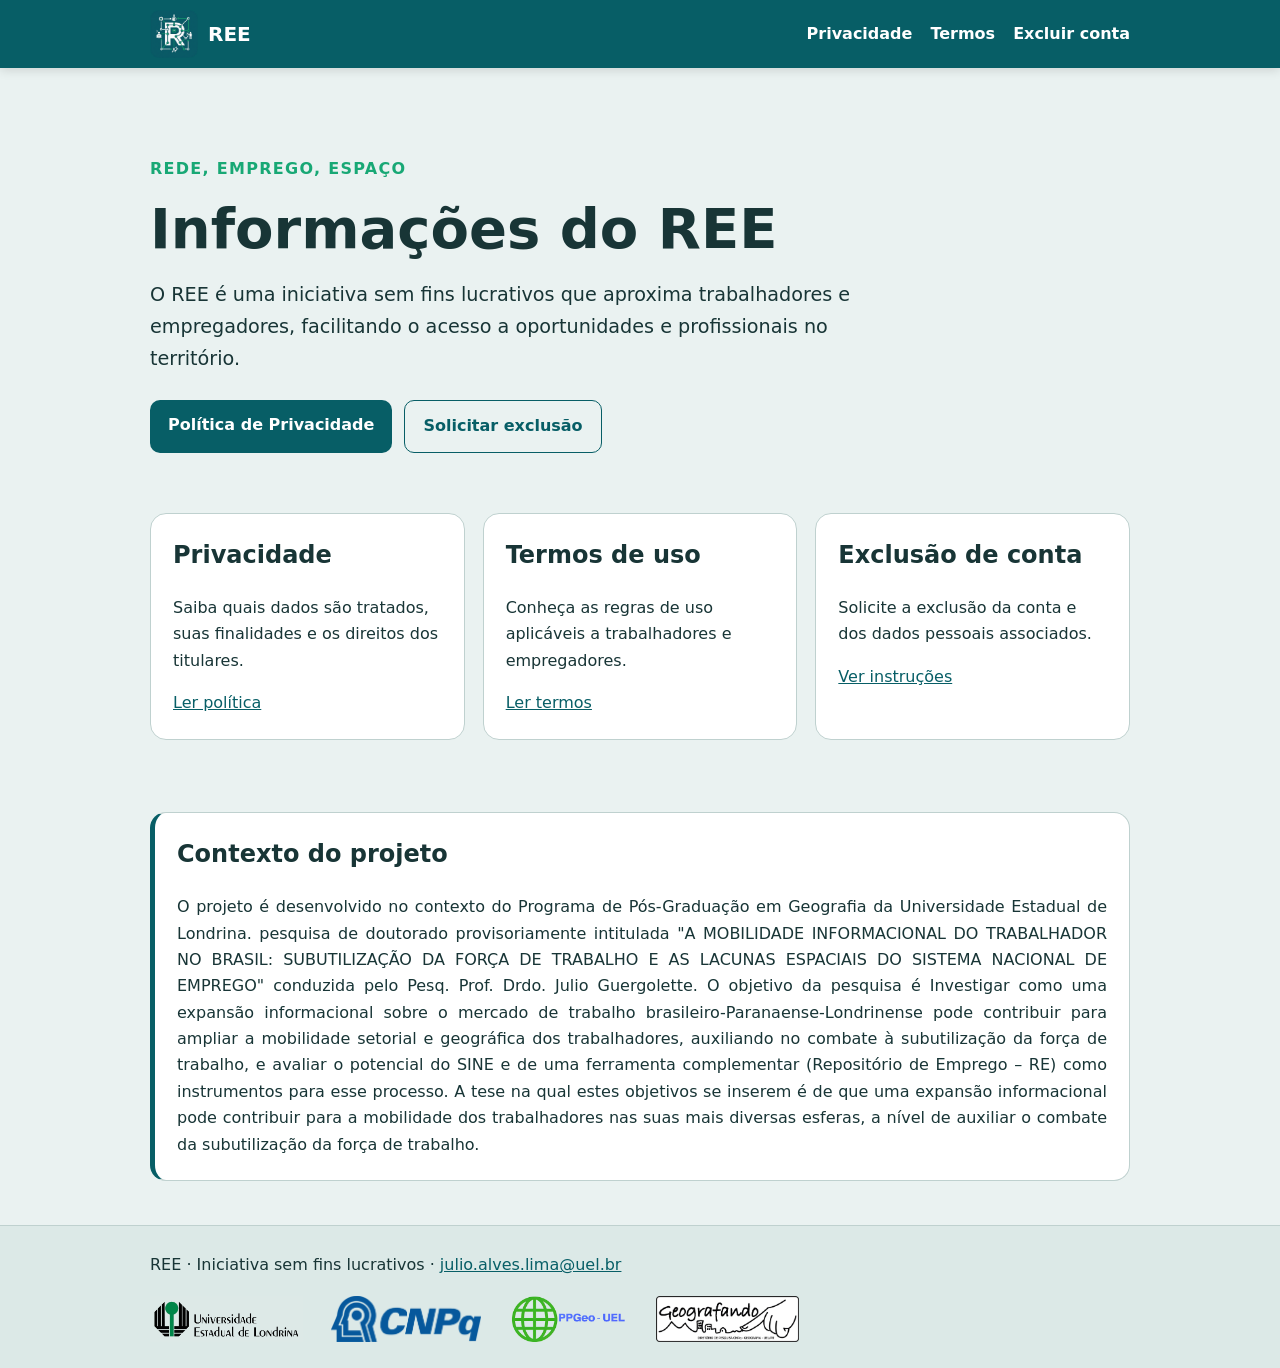
<file: index.html>
<!doctype html>
<html lang="pt-BR">
<head>
  <meta charset="utf-8">
  <meta name="viewport" content="width=device-width,initial-scale=1">
  <title>REE | Informações legais</title>
  <meta name="description" content="Informações institucionais, privacidade, termos e exclusão de conta do REE.">
  <link rel="stylesheet" href="styles.css">
</head>
<body>
  <header>
    <div class="wrap nav">
      <a class="brand" href="index.html">
        <span class="mark"><img src="assets/logo-ree.png" alt="Logo REE"></span>
        <span>REE</span>
      </a>
      <nav>
        <a href="privacy.html">Privacidade</a>
        <a href="terms.html">Termos</a>
        <a href="delete-account.html">Excluir conta</a>
      </nav>
    </div>
  </header>

  <main class="wrap">
    <section class="hero">
      <p class="eyebrow">REDE, EMPREGO, ESPAÇO</p>
      <h1>Informações do REE</h1>
      <p>O REE é uma iniciativa sem fins lucrativos que aproxima trabalhadores e empregadores, facilitando o acesso a oportunidades e profissionais no território.</p>
      <div class="actions">
        <a class="button" href="privacy.html">Política de Privacidade</a>
        <a class="button secondary" href="delete-account.html">Solicitar exclusão</a>
      </div>
    </section>

    <section class="grid">
      <article class="card">
        <h2>Privacidade</h2>
        <p>Saiba quais dados são tratados, suas finalidades e os direitos dos titulares.</p>
        <a href="privacy.html">Ler política</a>
      </article>
      <article class="card">
        <h2>Termos de uso</h2>
        <p>Conheça as regras de uso aplicáveis a trabalhadores e empregadores.</p>
        <a href="terms.html">Ler termos</a>
      </article>
      <article class="card">
        <h2>Exclusão de conta</h2>
        <p>Solicite a exclusão da conta e dos dados pessoais associados.</p>
        <a href="delete-account.html">Ver instruções</a>
      </article>
    </section>

    <section class="notice">
      <h2>Contexto do projeto</h2>
      <p>O projeto é desenvolvido no contexto do Programa de Pós-Graduação em Geografia da Universidade Estadual de Londrina. pesquisa de doutorado provisoriamente intitulada "A MOBILIDADE INFORMACIONAL DO TRABALHADOR NO BRASIL: SUBUTILIZAÇÃO DA FORÇA DE TRABALHO E AS LACUNAS ESPACIAIS DO SISTEMA NACIONAL DE EMPREGO" conduzida pelo Pesq. Prof. Drdo. Julio Guergolette. O objetivo da pesquisa é Investigar como uma expansão informacional sobre o mercado de trabalho brasileiro-Paranaense-Londrinense pode contribuir para ampliar a mobilidade setorial e geográfica dos trabalhadores, auxiliando no combate à subutilização da força de trabalho, e avaliar o potencial do SINE e de uma ferramenta complementar (Repositório de Emprego – RE) como instrumentos para esse processo. A tese na qual estes objetivos se inserem é de que uma expansão informacional pode contribuir para a mobilidade dos trabalhadores nas suas mais diversas esferas, a nível de auxiliar o combate da subutilização da força de trabalho.</p>
    </section>
  </main>

  <footer>
    <div class="wrap">
      <div>REE · Iniciativa sem fins lucrativos · <a href="mailto:julio.alves.lima@uel.br">julio.alves.lima@uel.br</a></div>
      <div class="footer-logos">
        <img src="assets/logo-uel.jpg" alt="Universidade Estadual de Londrina (UEL)">
        <img src="assets/logo-cnpq.png" alt="CNPq">
        <img src="assets/logo-ppgeo.png" alt="PPGeo - UEL">
        <img src="assets/logo-geografando.png" alt="Geografando - Diretório de Pesquisa CNPq">
      </div>
    </div>
  </footer>
</body>
</html>
</file>
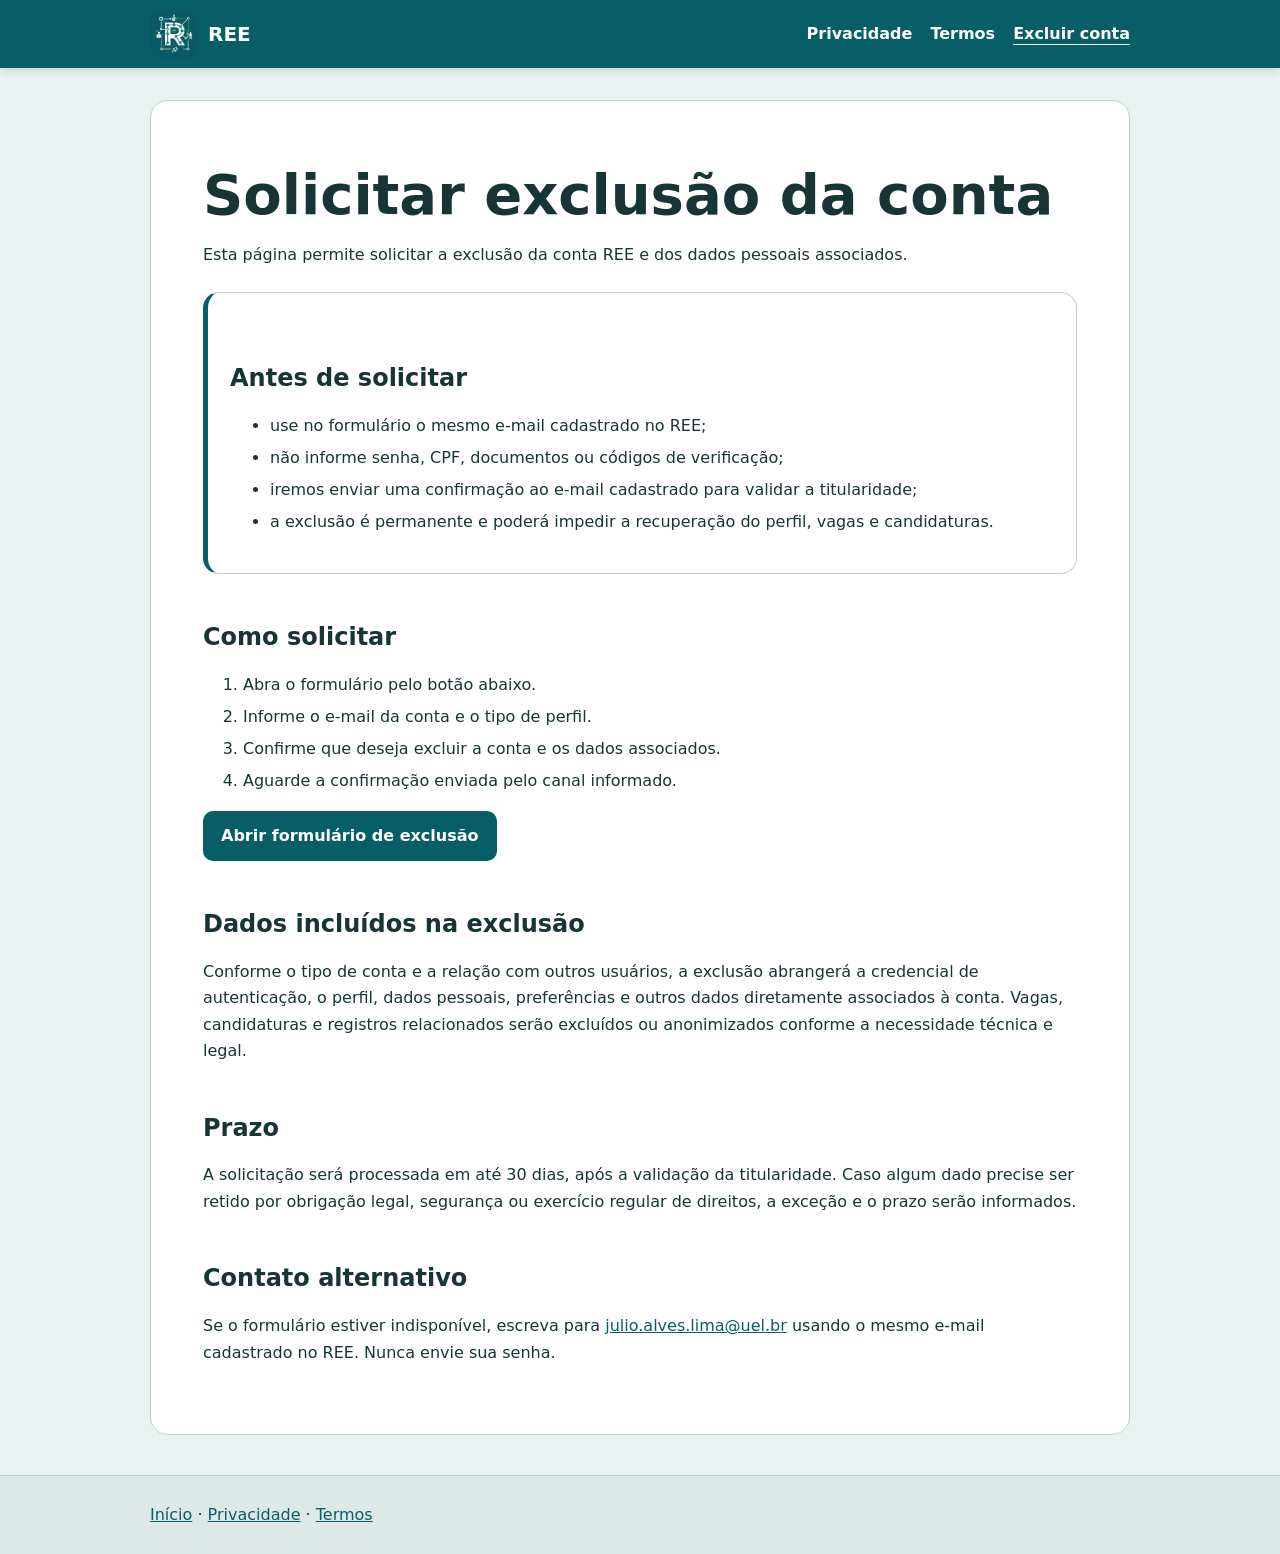
<file: delete-account.html>
<!doctype html><html lang="pt-BR"><head><meta charset="utf-8"><meta name="viewport" content="width=device-width,initial-scale=1"><title>Exclusão de conta | REE</title><link rel="stylesheet" href="styles.css"></head><body><header><div class="wrap nav"><a class="brand" href="index.html"><span class="mark"><img src="assets/logo-ree.png" alt="Logo REE"></span><span>REE</span></a><nav><a href="privacy.html">Privacidade</a><a href="terms.html">Termos</a><a aria-current="page" href="delete-account.html">Excluir conta</a></nav></div></header><main class="wrap legal"><h1>Solicitar exclusão da conta</h1><p>Esta página permite solicitar a exclusão da conta REE e dos dados pessoais associados.</p>
<section class="notice"><h2>Antes de solicitar</h2><ul><li>use no formulário o mesmo e-mail cadastrado no REE;</li><li>não informe senha, CPF, documentos ou códigos de verificação;</li><li>iremos enviar uma confirmação ao e-mail cadastrado para validar a titularidade;</li><li>a exclusão é permanente e poderá impedir a recuperação do perfil, vagas e candidaturas.</li></ul></section>
<h2>Como solicitar</h2><ol><li>Abra o formulário pelo botão abaixo.</li><li>Informe o e-mail da conta e o tipo de perfil.</li><li>Confirme que deseja excluir a conta e os dados associados.</li><li>Aguarde a confirmação enviada pelo canal informado.</li></ol>
<p><a class="button" href="https://forms.gle/QresRuSfbnndQz6Y8" target="_blank" rel="noopener noreferrer">Abrir formulário de exclusão</a></p>
<h2>Dados incluídos na exclusão</h2><p>Conforme o tipo de conta e a relação com outros usuários, a exclusão abrangerá a credencial de autenticação, o perfil, dados pessoais, preferências e outros dados diretamente associados à conta. Vagas, candidaturas e registros relacionados serão excluídos ou anonimizados conforme a necessidade técnica e legal.</p>
<h2>Prazo</h2><p>A solicitação será processada em até 30 dias, após a validação da titularidade. Caso algum dado precise ser retido por obrigação legal, segurança ou exercício regular de direitos, a exceção e o prazo serão informados.</p>
<h2>Contato alternativo</h2><p>Se o formulário estiver indisponível, escreva para <a href="mailto:julio.alves.lima@uel.br">julio.alves.lima@uel.br</a> usando o mesmo e-mail cadastrado no REE. Nunca envie sua senha.</p>
</div></main><footer><div class="wrap"><a href="index.html">Início</a> · <a href="privacy.html">Privacidade</a> · <a href="terms.html">Termos</a></div></footer></body></html>
</file>
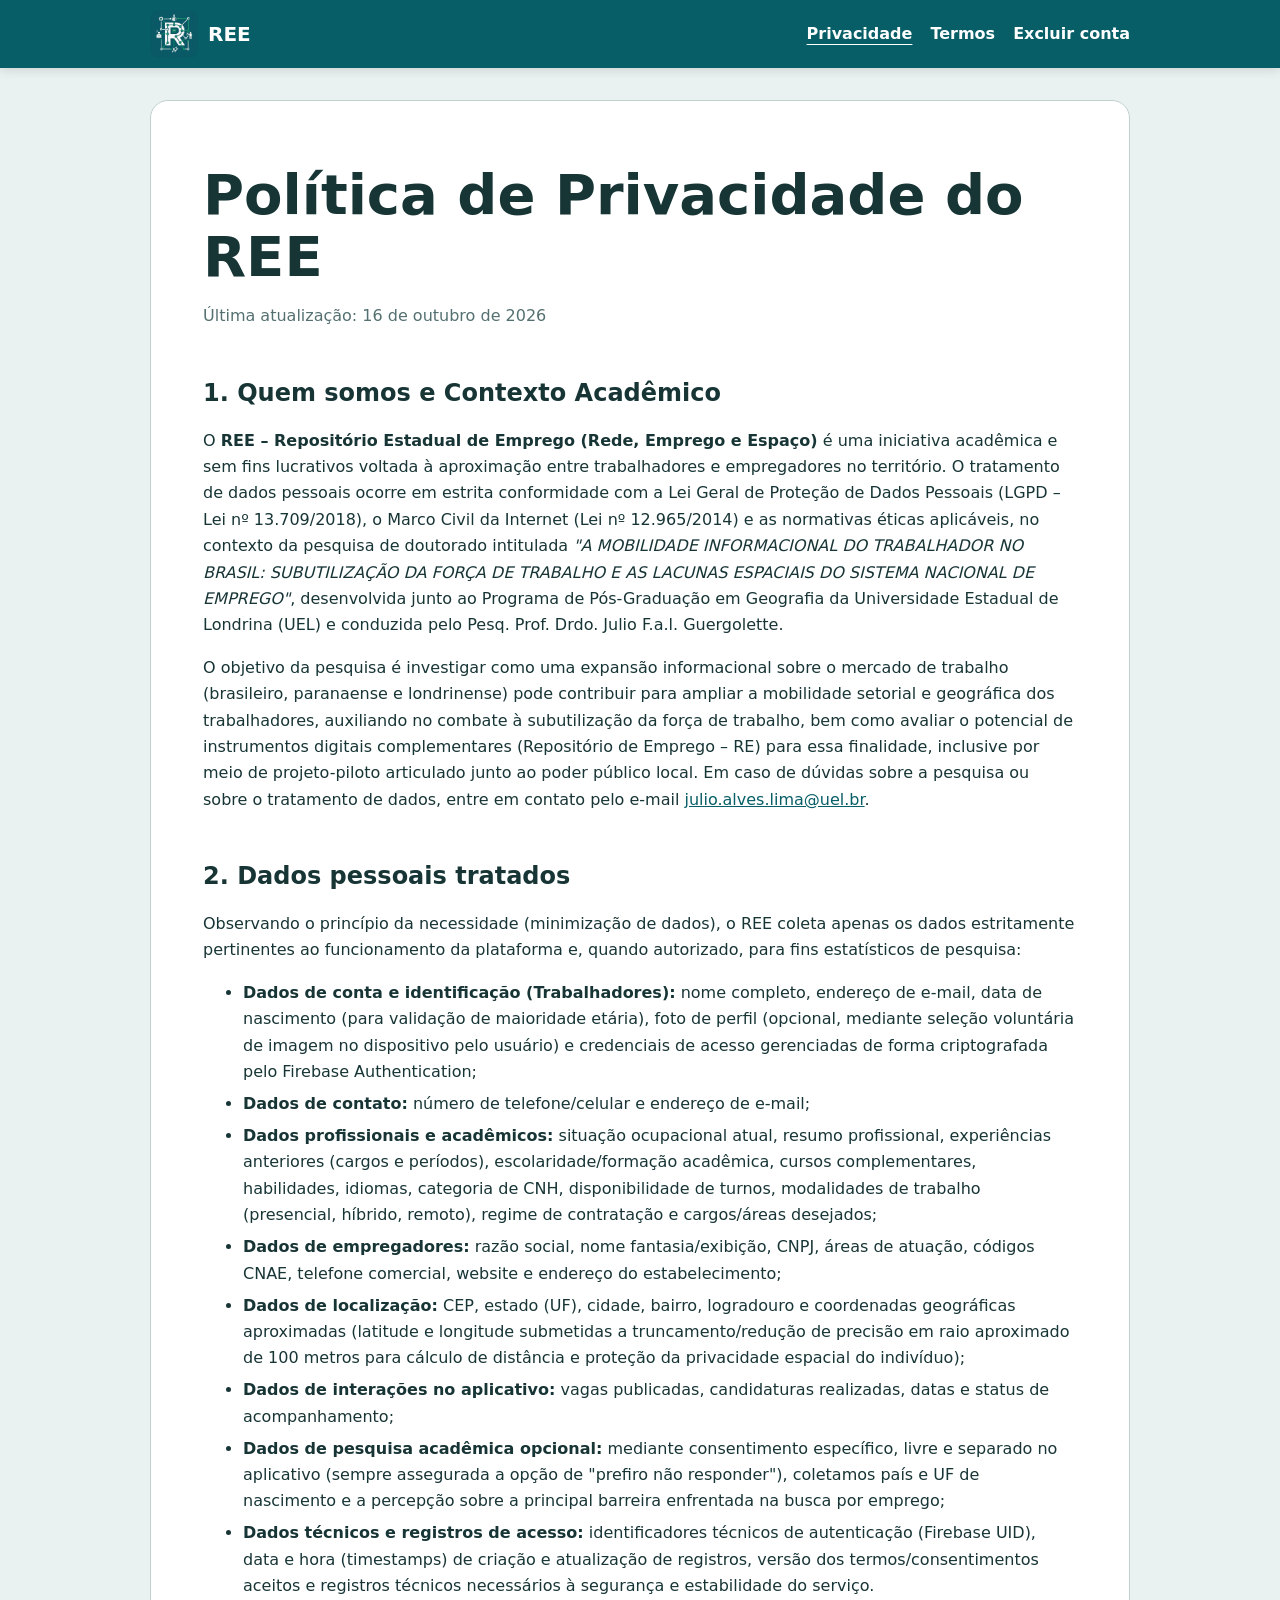
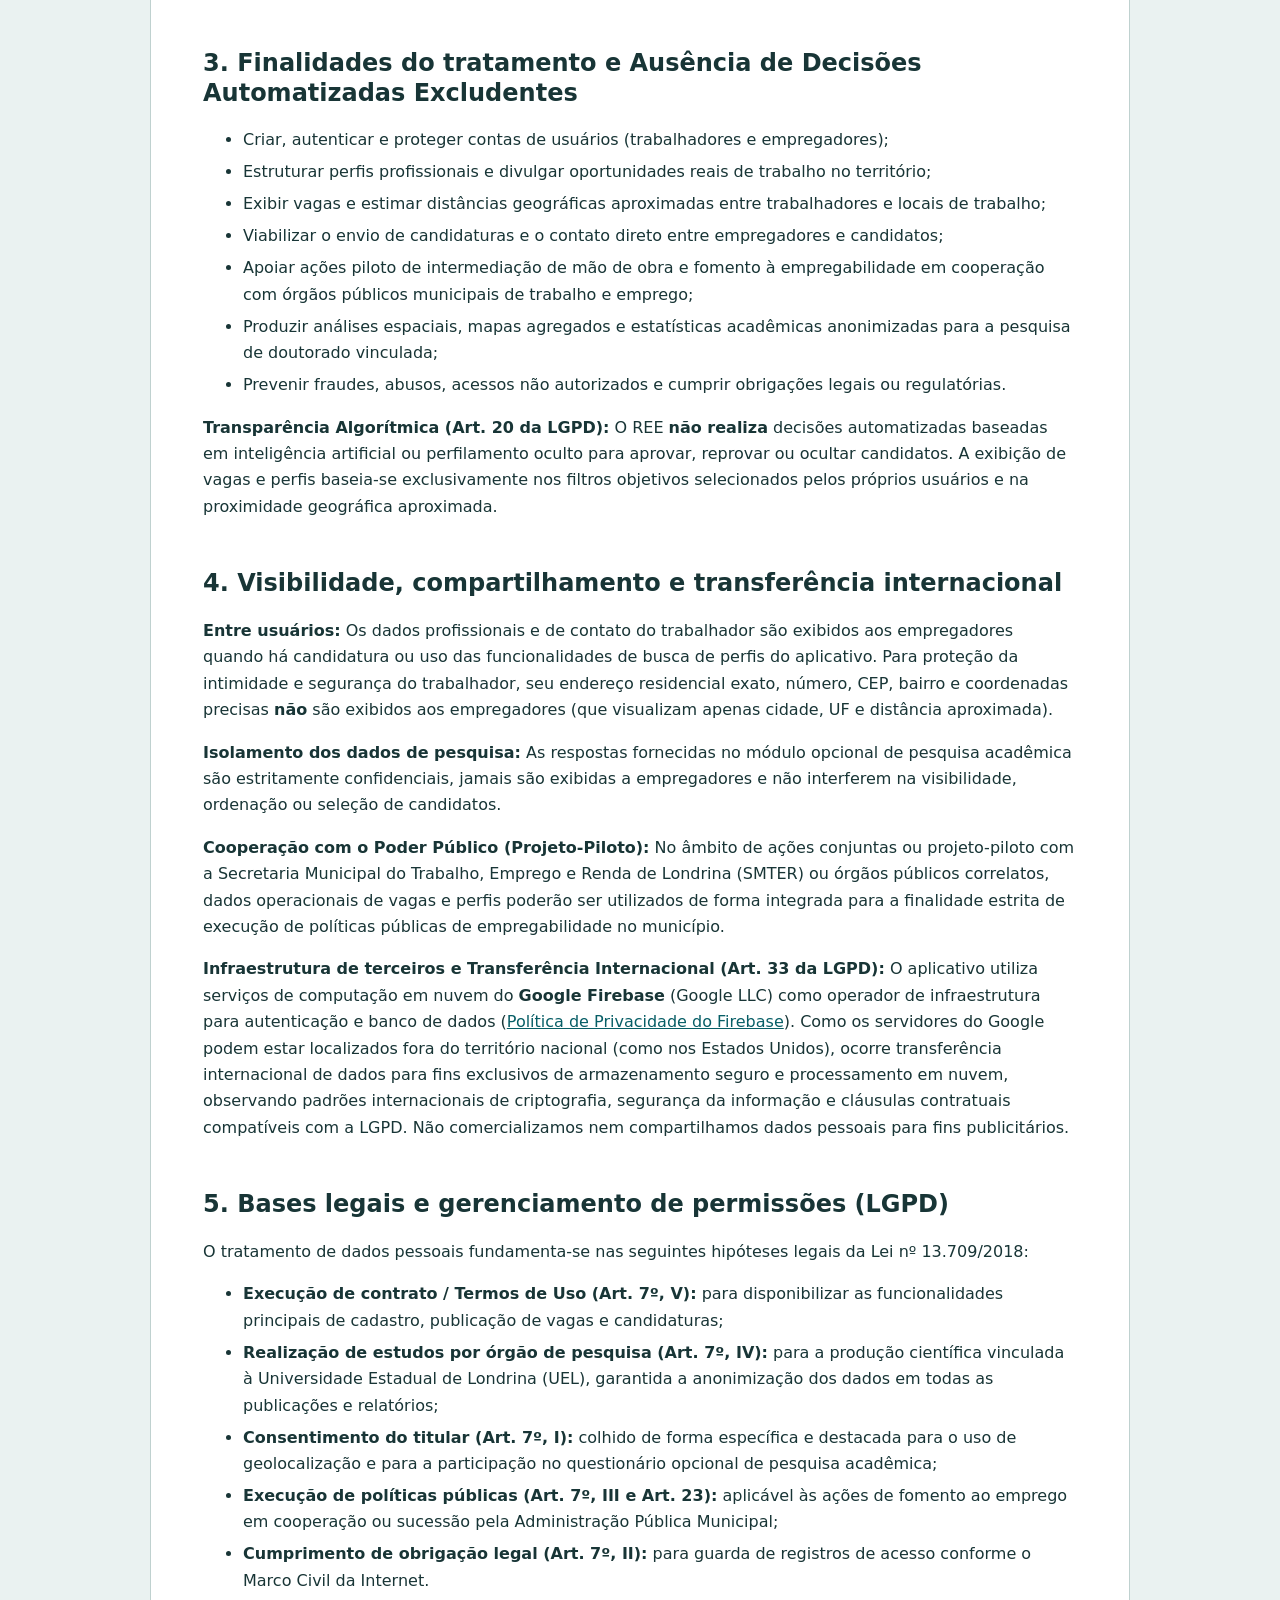
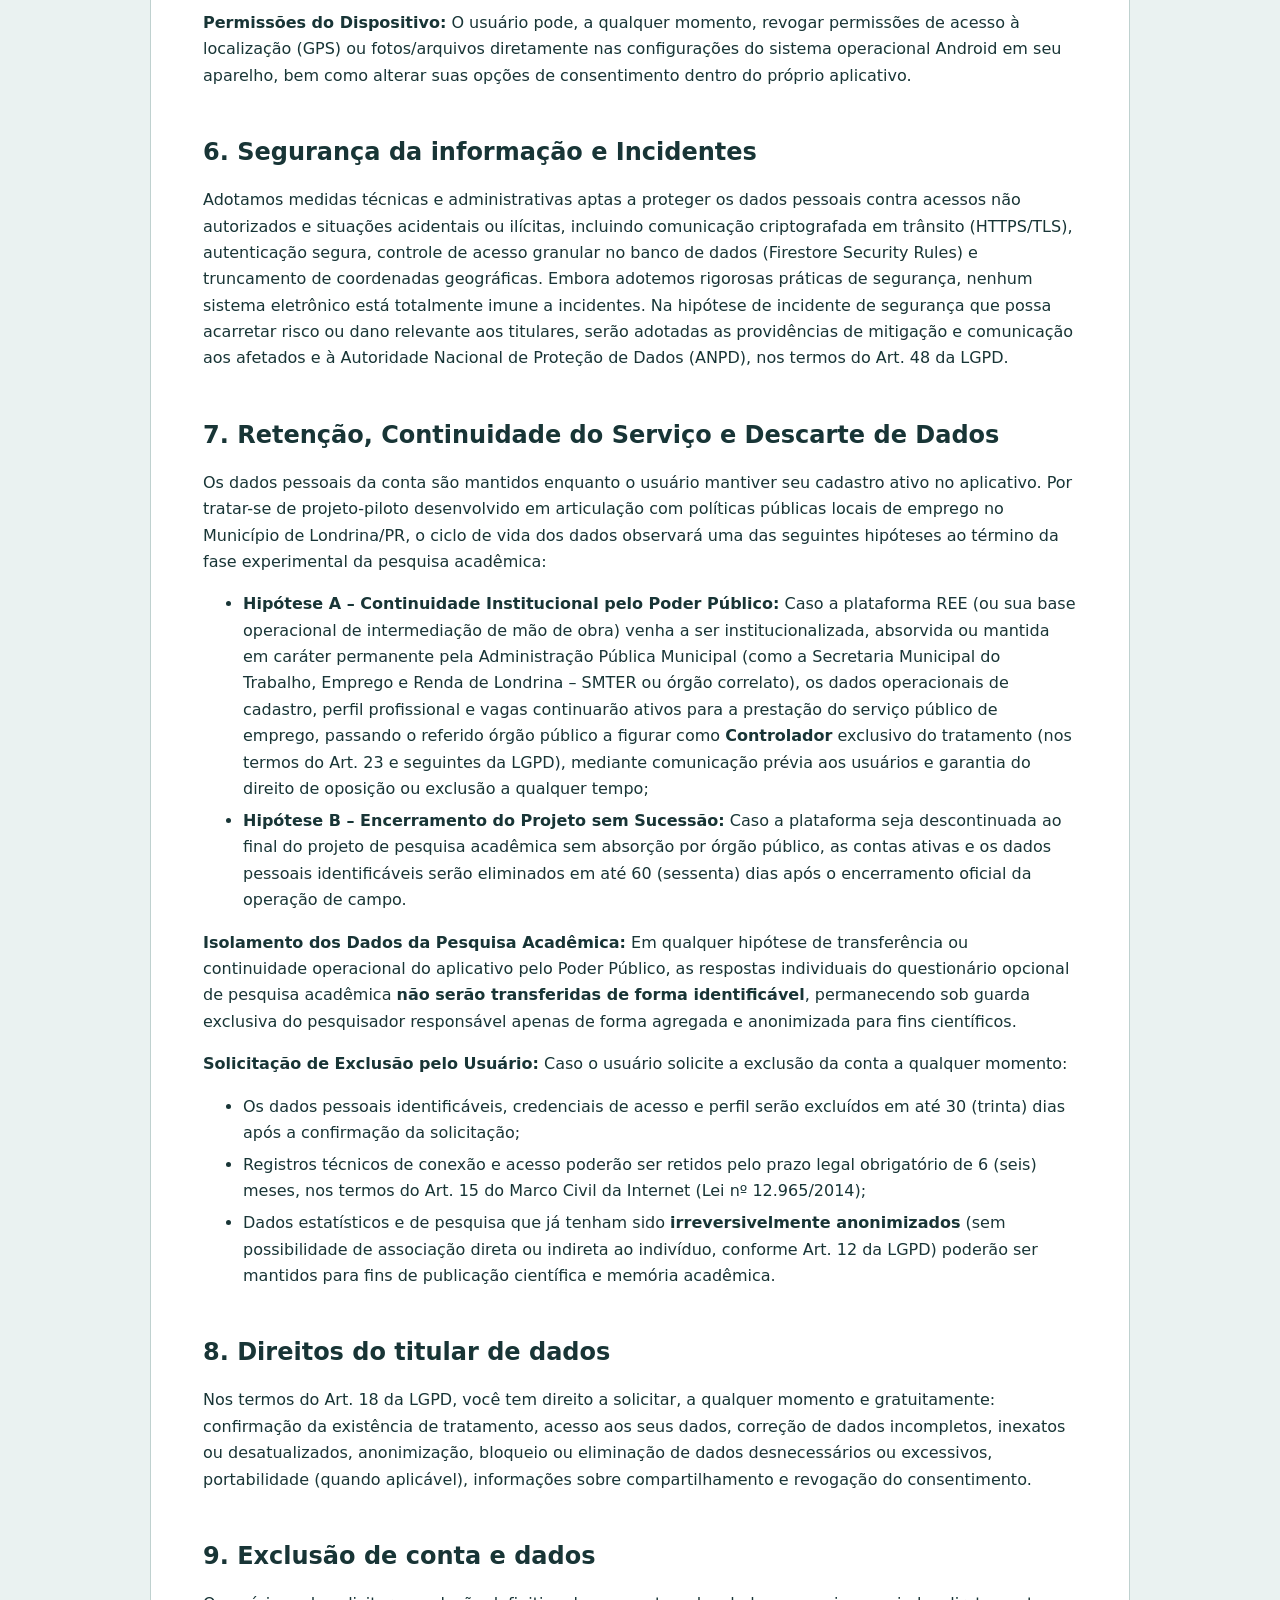
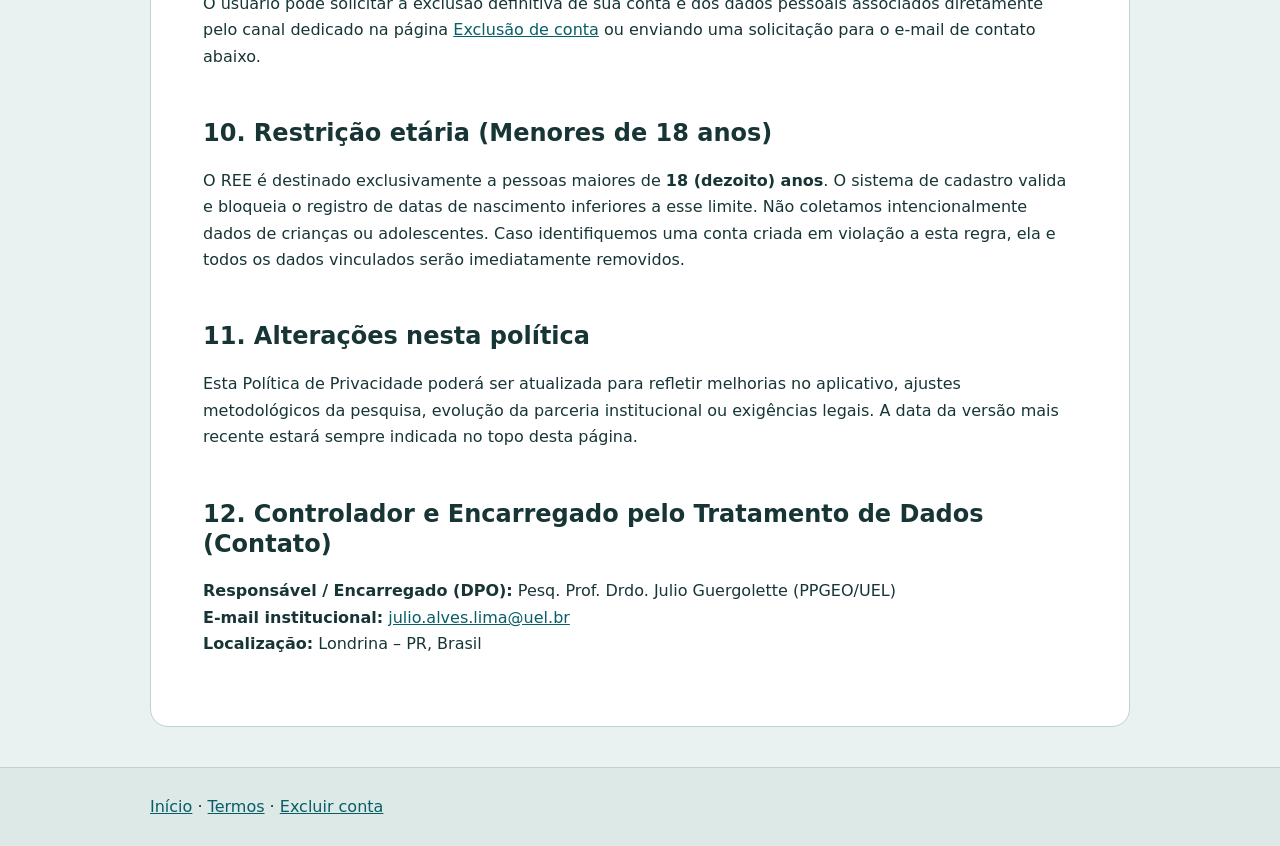
<file: privacy.html>
<!doctype html>
<html lang="pt-BR">
<head>
  <meta charset="utf-8">
  <meta name="viewport" content="width=device-width,initial-scale=1">
  <title>Política de Privacidade | REE</title>
  <link rel="stylesheet" href="styles.css">
</head>
<body>
  <header>
    <div class="wrap nav">
      <a class="brand" href="index.html">
        <span class="mark"><img src="assets/logo-ree.png" alt="Logo REE"></span>
        <span>REE</span>
      </a>
      <nav>
        <a aria-current="page" href="privacy.html">Privacidade</a>
        <a href="terms.html">Termos</a>
        <a href="delete-account.html">Excluir conta</a>
      </nav>
    </div>
  </header>

  <main class="wrap legal">
    <h1>Política de Privacidade do REE</h1>
    <p class="updated">Última atualização: 16 de outubro de 2026</p>

    <h2>1. Quem somos e Contexto Acadêmico</h2>
    <p>O <strong>REE – Repositório Estadual de Emprego (Rede, Emprego e Espaço)</strong> é uma iniciativa acadêmica e sem fins lucrativos voltada à aproximação entre trabalhadores e empregadores no território. O tratamento de dados pessoais ocorre em estrita conformidade com a Lei Geral de Proteção de Dados Pessoais (LGPD – Lei nº 13.709/2018), o Marco Civil da Internet (Lei nº 12.965/2014) e as normativas éticas aplicáveis, no contexto da pesquisa de doutorado intitulada <em>"A MOBILIDADE INFORMACIONAL DO TRABALHADOR NO BRASIL: SUBUTILIZAÇÃO DA FORÇA DE TRABALHO E AS LACUNAS ESPACIAIS DO SISTEMA NACIONAL DE EMPREGO"</em>, desenvolvida junto ao Programa de Pós-Graduação em Geografia da Universidade Estadual de Londrina (UEL) e conduzida pelo Pesq. Prof. Drdo. Julio F.a.l. Guergolette.</p>
    <p>O objetivo da pesquisa é investigar como uma expansão informacional sobre o mercado de trabalho (brasileiro, paranaense e londrinense) pode contribuir para ampliar a mobilidade setorial e geográfica dos trabalhadores, auxiliando no combate à subutilização da força de trabalho, bem como avaliar o potencial de instrumentos digitais complementares (Repositório de Emprego – RE) para essa finalidade, inclusive por meio de projeto-piloto articulado junto ao poder público local. Em caso de dúvidas sobre a pesquisa ou sobre o tratamento de dados, entre em contato pelo e-mail <a href="mailto:julio.alves.lima@uel.br">julio.alves.lima@uel.br</a>.</p>

    <h2>2. Dados pessoais tratados</h2>
    <p>Observando o princípio da necessidade (minimização de dados), o REE coleta apenas os dados estritamente pertinentes ao funcionamento da plataforma e, quando autorizado, para fins estatísticos de pesquisa:</p>
    <ul>
      <li><strong>Dados de conta e identificação (Trabalhadores):</strong> nome completo, endereço de e-mail, data de nascimento (para validação de maioridade etária), foto de perfil (opcional, mediante seleção voluntária de imagem no dispositivo pelo usuário) e credenciais de acesso gerenciadas de forma criptografada pelo Firebase Authentication;</li>
      <li><strong>Dados de contato:</strong> número de telefone/celular e endereço de e-mail;</li>
      <li><strong>Dados profissionais e acadêmicos:</strong> situação ocupacional atual, resumo profissional, experiências anteriores (cargos e períodos), escolaridade/formação acadêmica, cursos complementares, habilidades, idiomas, categoria de CNH, disponibilidade de turnos, modalidades de trabalho (presencial, híbrido, remoto), regime de contratação e cargos/áreas desejados;</li>
      <li><strong>Dados de empregadores:</strong> razão social, nome fantasia/exibição, CNPJ, áreas de atuação, códigos CNAE, telefone comercial, website e endereço do estabelecimento;</li>
      <li><strong>Dados de localização:</strong> CEP, estado (UF), cidade, bairro, logradouro e coordenadas geográficas aproximadas (latitude e longitude submetidas a truncamento/redução de precisão em raio aproximado de 100 metros para cálculo de distância e proteção da privacidade espacial do indivíduo);</li>
      <li><strong>Dados de interações no aplicativo:</strong> vagas publicadas, candidaturas realizadas, datas e status de acompanhamento;</li>
      <li><strong>Dados de pesquisa acadêmica opcional:</strong> mediante consentimento específico, livre e separado no aplicativo (sempre assegurada a opção de "prefiro não responder"), coletamos país e UF de nascimento e a percepção sobre a principal barreira enfrentada na busca por emprego;</li>
      <li><strong>Dados técnicos e registros de acesso:</strong> identificadores técnicos de autenticação (Firebase UID), data e hora (timestamps) de criação e atualização de registros, versão dos termos/consentimentos aceitos e registros técnicos necessários à segurança e estabilidade do serviço.</li>
    </ul>

    <h2>3. Finalidades do tratamento e Ausência de Decisões Automatizadas Excludentes</h2>
    <ul>
      <li>Criar, autenticar e proteger contas de usuários (trabalhadores e empregadores);</li>
      <li>Estruturar perfis profissionais e divulgar oportunidades reais de trabalho no território;</li>
      <li>Exibir vagas e estimar distâncias geográficas aproximadas entre trabalhadores e locais de trabalho;</li>
      <li>Viabilizar o envio de candidaturas e o contato direto entre empregadores e candidatos;</li>
      <li>Apoiar ações piloto de intermediação de mão de obra e fomento à empregabilidade em cooperação com órgãos públicos municipais de trabalho e emprego;</li>
      <li>Produzir análises espaciais, mapas agregados e estatísticas acadêmicas anonimizadas para a pesquisa de doutorado vinculada;</li>
      <li>Prevenir fraudes, abusos, acessos não autorizados e cumprir obrigações legais ou regulatórias.</li>
    </ul>
    <p><strong>Transparência Algorítmica (Art. 20 da LGPD):</strong> O REE <strong>não realiza</strong> decisões automatizadas baseadas em inteligência artificial ou perfilamento oculto para aprovar, reprovar ou ocultar candidatos. A exibição de vagas e perfis baseia-se exclusivamente nos filtros objetivos selecionados pelos próprios usuários e na proximidade geográfica aproximada.</p>

    <h2>4. Visibilidade, compartilhamento e transferência internacional</h2>
    <p><strong>Entre usuários:</strong> Os dados profissionais e de contato do trabalhador são exibidos aos empregadores quando há candidatura ou uso das funcionalidades de busca de perfis do aplicativo. Para proteção da intimidade e segurança do trabalhador, seu endereço residencial exato, número, CEP, bairro e coordenadas precisas <strong>não</strong> são exibidos aos empregadores (que visualizam apenas cidade, UF e distância aproximada).</p>
    <p><strong>Isolamento dos dados de pesquisa:</strong> As respostas fornecidas no módulo opcional de pesquisa acadêmica são estritamente confidenciais, jamais são exibidas a empregadores e não interferem na visibilidade, ordenação ou seleção de candidatos.</p>
    <p><strong>Cooperação com o Poder Público (Projeto-Piloto):</strong> No âmbito de ações conjuntas ou projeto-piloto com a Secretaria Municipal do Trabalho, Emprego e Renda de Londrina (SMTER) ou órgãos públicos correlatos, dados operacionais de vagas e perfis poderão ser utilizados de forma integrada para a finalidade estrita de execução de políticas públicas de empregabilidade no município.</p>
    <p><strong>Infraestrutura de terceiros e Transferência Internacional (Art. 33 da LGPD):</strong> O aplicativo utiliza serviços de computação em nuvem do <strong>Google Firebase</strong> (Google LLC) como operador de infraestrutura para autenticação e banco de dados (<a href="https://firebase.google.com/support/privacy" target="_blank" rel="noopener noreferrer">Política de Privacidade do Firebase</a>). Como os servidores do Google podem estar localizados fora do território nacional (como nos Estados Unidos), ocorre transferência internacional de dados para fins exclusivos de armazenamento seguro e processamento em nuvem, observando padrões internacionais de criptografia, segurança da informação e cláusulas contratuais compatíveis com a LGPD. Não comercializamos nem compartilhamos dados pessoais para fins publicitários.</p>

    <h2>5. Bases legais e gerenciamento de permissões (LGPD)</h2>
    <p>O tratamento de dados pessoais fundamenta-se nas seguintes hipóteses legais da Lei nº 13.709/2018:</p>
    <ul>
      <li><strong>Execução de contrato / Termos de Uso (Art. 7º, V):</strong> para disponibilizar as funcionalidades principais de cadastro, publicação de vagas e candidaturas;</li>
      <li><strong>Realização de estudos por órgão de pesquisa (Art. 7º, IV):</strong> para a produção científica vinculada à Universidade Estadual de Londrina (UEL), garantida a anonimização dos dados em todas as publicações e relatórios;</li>
      <li><strong>Consentimento do titular (Art. 7º, I):</strong> colhido de forma específica e destacada para o uso de geolocalização e para a participação no questionário opcional de pesquisa acadêmica;</li>
      <li><strong>Execução de políticas públicas (Art. 7º, III e Art. 23):</strong> aplicável às ações de fomento ao emprego em cooperação ou sucessão pela Administração Pública Municipal;</li>
      <li><strong>Cumprimento de obrigação legal (Art. 7º, II):</strong> para guarda de registros de acesso conforme o Marco Civil da Internet.</li>
    </ul>
    <p><strong>Permissões do Dispositivo:</strong> O usuário pode, a qualquer momento, revogar permissões de acesso à localização (GPS) ou fotos/arquivos diretamente nas configurações do sistema operacional Android em seu aparelho, bem como alterar suas opções de consentimento dentro do próprio aplicativo.</p>

    <h2>6. Segurança da informação e Incidentes</h2>
    <p>Adotamos medidas técnicas e administrativas aptas a proteger os dados pessoais contra acessos não autorizados e situações acidentais ou ilícitas, incluindo comunicação criptografada em trânsito (HTTPS/TLS), autenticação segura, controle de acesso granular no banco de dados (Firestore Security Rules) e truncamento de coordenadas geográficas. Embora adotemos rigorosas práticas de segurança, nenhum sistema eletrônico está totalmente imune a incidentes. Na hipótese de incidente de segurança que possa acarretar risco ou dano relevante aos titulares, serão adotadas as providências de mitigação e comunicação aos afetados e à Autoridade Nacional de Proteção de Dados (ANPD), nos termos do Art. 48 da LGPD.</p>

    <h2>7. Retenção, Continuidade do Serviço e Descarte de Dados</h2>
    <p>Os dados pessoais da conta são mantidos enquanto o usuário mantiver seu cadastro ativo no aplicativo. Por tratar-se de projeto-piloto desenvolvido em articulação com políticas públicas locais de emprego no Município de Londrina/PR, o ciclo de vida dos dados observará uma das seguintes hipóteses ao término da fase experimental da pesquisa acadêmica:</p>
    <ul>
      <li><strong>Hipótese A – Continuidade Institucional pelo Poder Público:</strong> Caso a plataforma REE (ou sua base operacional de intermediação de mão de obra) venha a ser institucionalizada, absorvida ou mantida em caráter permanente pela Administração Pública Municipal (como a Secretaria Municipal do Trabalho, Emprego e Renda de Londrina – SMTER ou órgão correlato), os dados operacionais de cadastro, perfil profissional e vagas continuarão ativos para a prestação do serviço público de emprego, passando o referido órgão público a figurar como <strong>Controlador</strong> exclusivo do tratamento (nos termos do Art. 23 e seguintes da LGPD), mediante comunicação prévia aos usuários e garantia do direito de oposição ou exclusão a qualquer tempo;</li>
      <li><strong>Hipótese B – Encerramento do Projeto sem Sucessão:</strong> Caso a plataforma seja descontinuada ao final do projeto de pesquisa acadêmica sem absorção por órgão público, as contas ativas e os dados pessoais identificáveis serão eliminados em até 60 (sessenta) dias após o encerramento oficial da operação de campo.</li>
    </ul>
    <p><strong>Isolamento dos Dados da Pesquisa Acadêmica:</strong> Em qualquer hipótese de transferência ou continuidade operacional do aplicativo pelo Poder Público, as respostas individuais do questionário opcional de pesquisa acadêmica <strong>não serão transferidas de forma identificável</strong>, permanecendo sob guarda exclusiva do pesquisador responsável apenas de forma agregada e anonimizada para fins científicos.</p>
    <p><strong>Solicitação de Exclusão pelo Usuário:</strong> Caso o usuário solicite a exclusão da conta a qualquer momento:</p>
    <ul>
      <li>Os dados pessoais identificáveis, credenciais de acesso e perfil serão excluídos em até 30 (trinta) dias após a confirmação da solicitação;</li>
      <li>Registros técnicos de conexão e acesso poderão ser retidos pelo prazo legal obrigatório de 6 (seis) meses, nos termos do Art. 15 do Marco Civil da Internet (Lei nº 12.965/2014);</li>
      <li>Dados estatísticos e de pesquisa que já tenham sido <strong>irreversivelmente anonimizados</strong> (sem possibilidade de associação direta ou indireta ao indivíduo, conforme Art. 12 da LGPD) poderão ser mantidos para fins de publicação científica e memória acadêmica.</li>
    </ul>

    <h2>8. Direitos do titular de dados</h2>
    <p>Nos termos do Art. 18 da LGPD, você tem direito a solicitar, a qualquer momento e gratuitamente: confirmação da existência de tratamento, acesso aos seus dados, correção de dados incompletos, inexatos ou desatualizados, anonimização, bloqueio ou eliminação de dados desnecessários ou excessivos, portabilidade (quando aplicável), informações sobre compartilhamento e revogação do consentimento.</p>

    <h2>9. Exclusão de conta e dados</h2>
    <p>O usuário pode solicitar a exclusão definitiva de sua conta e dos dados pessoais associados diretamente pelo canal dedicado na página <a href="delete-account.html">Exclusão de conta</a> ou enviando uma solicitação para o e-mail de contato abaixo.</p>

    <h2>10. Restrição etária (Menores de 18 anos)</h2>
    <p>O REE é destinado exclusivamente a pessoas maiores de <strong>18 (dezoito) anos</strong>. O sistema de cadastro valida e bloqueia o registro de datas de nascimento inferiores a esse limite. Não coletamos intencionalmente dados de crianças ou adolescentes. Caso identifiquemos uma conta criada em violação a esta regra, ela e todos os dados vinculados serão imediatamente removidos.</p>

    <h2>11. Alterações nesta política</h2>
    <p>Esta Política de Privacidade poderá ser atualizada para refletir melhorias no aplicativo, ajustes metodológicos da pesquisa, evolução da parceria institucional ou exigências legais. A data da versão mais recente estará sempre indicada no topo desta página.</p>

    <h2>12. Controlador e Encarregado pelo Tratamento de Dados (Contato)</h2>
    <p>
      <strong>Responsável / Encarregado (DPO):</strong> Pesq. Prof. Drdo. Julio Guergolette (PPGEO/UEL)<br>
      <strong>E-mail institucional:</strong> <a href="mailto:julio.alves.lima@uel.br">julio.alves.lima@uel.br</a><br>
      <strong>Localização:</strong> Londrina – PR, Brasil
    </p>
  </main>

  <footer>
    <div class="wrap">
      <a href="index.html">Início</a> · <a href="terms.html">Termos</a> · <a href="delete-account.html">Excluir conta</a>
    </div>
  </footer>
</body>
</html>
</file>
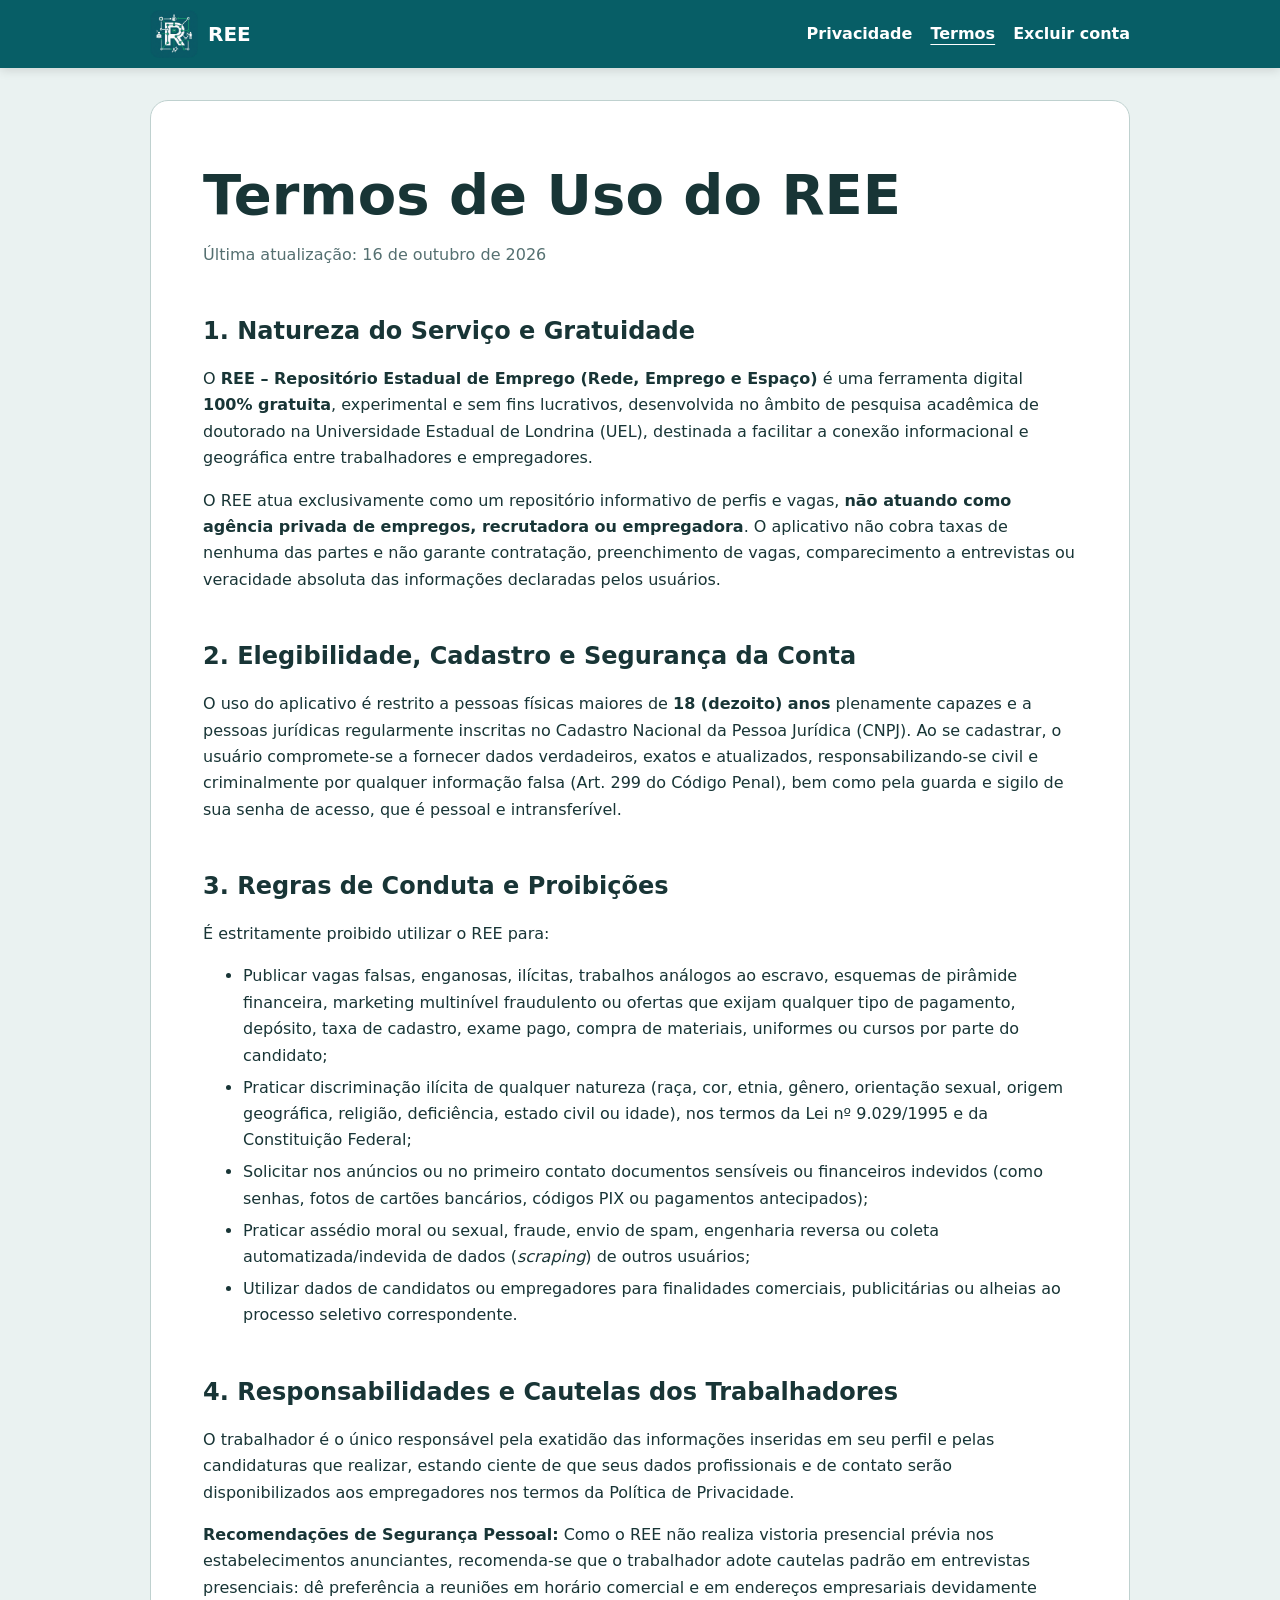
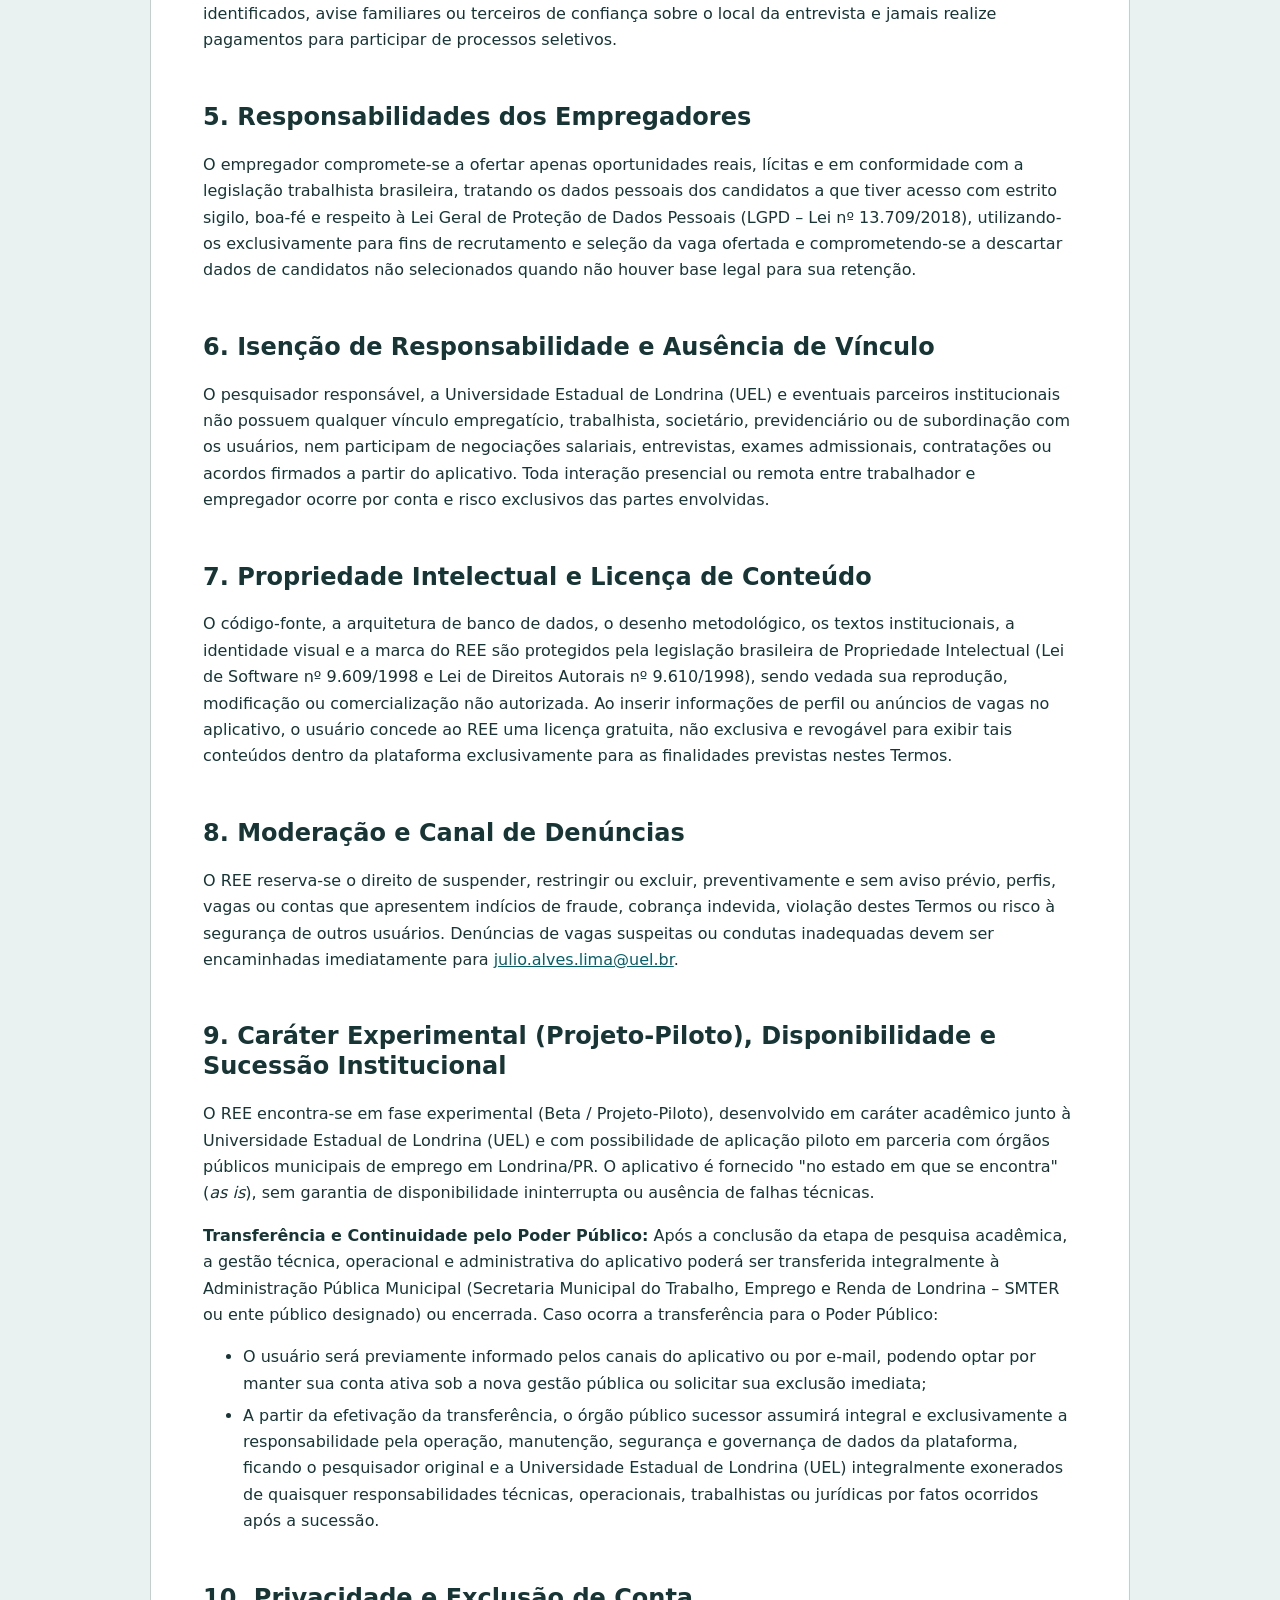
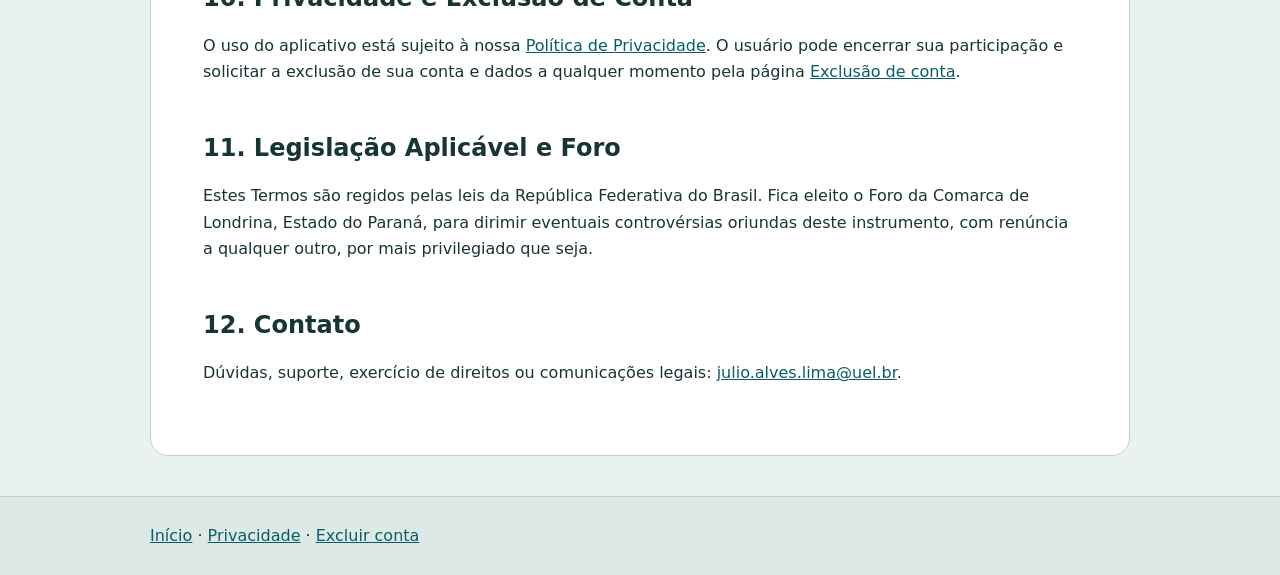
<file: terms.html>
<!doctype html>
<html lang="pt-BR">
<head>
  <meta charset="utf-8">
  <meta name="viewport" content="width=device-width,initial-scale=1">
  <title>Termos de Uso | REE</title>
  <link rel="stylesheet" href="styles.css">
</head>
<body>
  <header>
    <div class="wrap nav">
      <a class="brand" href="index.html">
        <span class="mark"><img src="assets/logo-ree.png" alt="Logo REE"></span>
        <span>REE</span>
      </a>
      <nav>
        <a href="privacy.html">Privacidade</a>
        <a aria-current="page" href="terms.html">Termos</a>
        <a href="delete-account.html">Excluir conta</a>
      </nav>
    </div>
  </header>

  <main class="wrap legal">
    <h1>Termos de Uso do REE</h1>
    <p class="updated">Última atualização: 16 de outubro de 2026</p>

    <h2>1. Natureza do Serviço e Gratuidade</h2>
    <p>O <strong>REE – Repositório Estadual de Emprego (Rede, Emprego e Espaço)</strong> é uma ferramenta digital <strong>100% gratuita</strong>, experimental e sem fins lucrativos, desenvolvida no âmbito de pesquisa acadêmica de doutorado na Universidade Estadual de Londrina (UEL), destinada a facilitar a conexão informacional e geográfica entre trabalhadores e empregadores.</p>
    <p>O REE atua exclusivamente como um repositório informativo de perfis e vagas, <strong>não atuando como agência privada de empregos, recrutadora ou empregadora</strong>. O aplicativo não cobra taxas de nenhuma das partes e não garante contratação, preenchimento de vagas, comparecimento a entrevistas ou veracidade absoluta das informações declaradas pelos usuários.</p>

    <h2>2. Elegibilidade, Cadastro e Segurança da Conta</h2>
    <p>O uso do aplicativo é restrito a pessoas físicas maiores de <strong>18 (dezoito) anos</strong> plenamente capazes e a pessoas jurídicas regularmente inscritas no Cadastro Nacional da Pessoa Jurídica (CNPJ). Ao se cadastrar, o usuário compromete-se a fornecer dados verdadeiros, exatos e atualizados, responsabilizando-se civil e criminalmente por qualquer informação falsa (Art. 299 do Código Penal), bem como pela guarda e sigilo de sua senha de acesso, que é pessoal e intransferível.</p>

    <h2>3. Regras de Conduta e Proibições</h2>
    <p>É estritamente proibido utilizar o REE para:</p>
    <ul>
      <li>Publicar vagas falsas, enganosas, ilícitas, trabalhos análogos ao escravo, esquemas de pirâmide financeira, marketing multinível fraudulento ou ofertas que exijam qualquer tipo de pagamento, depósito, taxa de cadastro, exame pago, compra de materiais, uniformes ou cursos por parte do candidato;</li>
      <li>Praticar discriminação ilícita de qualquer natureza (raça, cor, etnia, gênero, orientação sexual, origem geográfica, religião, deficiência, estado civil ou idade), nos termos da Lei nº 9.029/1995 e da Constituição Federal;</li>
      <li>Solicitar nos anúncios ou no primeiro contato documentos sensíveis ou financeiros indevidos (como senhas, fotos de cartões bancários, códigos PIX ou pagamentos antecipados);</li>
      <li>Praticar assédio moral ou sexual, fraude, envio de spam, engenharia reversa ou coleta automatizada/indevida de dados (<em>scraping</em>) de outros usuários;</li>
      <li>Utilizar dados de candidatos ou empregadores para finalidades comerciais, publicitárias ou alheias ao processo seletivo correspondente.</li>
    </ul>

    <h2>4. Responsabilidades e Cautelas dos Trabalhadores</h2>
    <p>O trabalhador é o único responsável pela exatidão das informações inseridas em seu perfil e pelas candidaturas que realizar, estando ciente de que seus dados profissionais e de contato serão disponibilizados aos empregadores nos termos da Política de Privacidade.</p>
    <p><strong>Recomendações de Segurança Pessoal:</strong> Como o REE não realiza vistoria presencial prévia nos estabelecimentos anunciantes, recomenda-se que o trabalhador adote cautelas padrão em entrevistas presenciais: dê preferência a reuniões em horário comercial e em endereços empresariais devidamente identificados, avise familiares ou terceiros de confiança sobre o local da entrevista e jamais realize pagamentos para participar de processos seletivos.</p>

    <h2>5. Responsabilidades dos Empregadores</h2>
    <p>O empregador compromete-se a ofertar apenas oportunidades reais, lícitas e em conformidade com a legislação trabalhista brasileira, tratando os dados pessoais dos candidatos a que tiver acesso com estrito sigilo, boa-fé e respeito à Lei Geral de Proteção de Dados Pessoais (LGPD – Lei nº 13.709/2018), utilizando-os exclusivamente para fins de recrutamento e seleção da vaga ofertada e comprometendo-se a descartar dados de candidatos não selecionados quando não houver base legal para sua retenção.</p>

    <h2>6. Isenção de Responsabilidade e Ausência de Vínculo</h2>
    <p>O pesquisador responsável, a Universidade Estadual de Londrina (UEL) e eventuais parceiros institucionais não possuem qualquer vínculo empregatício, trabalhista, societário, previdenciário ou de subordinação com os usuários, nem participam de negociações salariais, entrevistas, exames admissionais, contratações ou acordos firmados a partir do aplicativo. Toda interação presencial ou remota entre trabalhador e empregador ocorre por conta e risco exclusivos das partes envolvidas.</p>

    <h2>7. Propriedade Intelectual e Licença de Conteúdo</h2>
    <p>O código-fonte, a arquitetura de banco de dados, o desenho metodológico, os textos institucionais, a identidade visual e a marca do REE são protegidos pela legislação brasileira de Propriedade Intelectual (Lei de Software nº 9.609/1998 e Lei de Direitos Autorais nº 9.610/1998), sendo vedada sua reprodução, modificação ou comercialização não autorizada. Ao inserir informações de perfil ou anúncios de vagas no aplicativo, o usuário concede ao REE uma licença gratuita, não exclusiva e revogável para exibir tais conteúdos dentro da plataforma exclusivamente para as finalidades previstas nestes Termos.</p>

    <h2>8. Moderação e Canal de Denúncias</h2>
    <p>O REE reserva-se o direito de suspender, restringir ou excluir, preventivamente e sem aviso prévio, perfis, vagas ou contas que apresentem indícios de fraude, cobrança indevida, violação destes Termos ou risco à segurança de outros usuários. Denúncias de vagas suspeitas ou condutas inadequadas devem ser encaminhadas imediatamente para <a href="mailto:julio.alves.lima@uel.br">julio.alves.lima@uel.br</a>.</p>

    <h2>9. Caráter Experimental (Projeto-Piloto), Disponibilidade e Sucessão Institucional</h2>
    <p>O REE encontra-se em fase experimental (Beta / Projeto-Piloto), desenvolvido em caráter acadêmico junto à Universidade Estadual de Londrina (UEL) e com possibilidade de aplicação piloto em parceria com órgãos públicos municipais de emprego em Londrina/PR. O aplicativo é fornecido "no estado em que se encontra" (<em>as is</em>), sem garantia de disponibilidade ininterrupta ou ausência de falhas técnicas.</p>
    <p><strong>Transferência e Continuidade pelo Poder Público:</strong> Após a conclusão da etapa de pesquisa acadêmica, a gestão técnica, operacional e administrativa do aplicativo poderá ser transferida integralmente à Administração Pública Municipal (Secretaria Municipal do Trabalho, Emprego e Renda de Londrina – SMTER ou ente público designado) ou encerrada. Caso ocorra a transferência para o Poder Público:</p>
    <ul>
      <li>O usuário será previamente informado pelos canais do aplicativo ou por e-mail, podendo optar por manter sua conta ativa sob a nova gestão pública ou solicitar sua exclusão imediata;</li>
      <li>A partir da efetivação da transferência, o órgão público sucessor assumirá integral e exclusivamente a responsabilidade pela operação, manutenção, segurança e governança de dados da plataforma, ficando o pesquisador original e a Universidade Estadual de Londrina (UEL) integralmente exonerados de quaisquer responsabilidades técnicas, operacionais, trabalhistas ou jurídicas por fatos ocorridos após a sucessão.</li>
    </ul>

    <h2>10. Privacidade e Exclusão de Conta</h2>
    <p>O uso do aplicativo está sujeito à nossa <a href="privacy.html">Política de Privacidade</a>. O usuário pode encerrar sua participação e solicitar a exclusão de sua conta e dados a qualquer momento pela página <a href="delete-account.html">Exclusão de conta</a>.</p>

    <h2>11. Legislação Aplicável e Foro</h2>
    <p>Estes Termos são regidos pelas leis da República Federativa do Brasil. Fica eleito o Foro da Comarca de Londrina, Estado do Paraná, para dirimir eventuais controvérsias oriundas deste instrumento, com renúncia a qualquer outro, por mais privilegiado que seja.</p>

    <h2>12. Contato</h2>
    <p>Dúvidas, suporte, exercício de direitos ou comunicações legais: <a href="mailto:julio.alves.lima@uel.br">julio.alves.lima@uel.br</a>.</p>
  </main>

  <footer>
    <div class="wrap">
      <a href="index.html">Início</a> · <a href="privacy.html">Privacidade</a> · <a href="delete-account.html">Excluir conta</a>
    </div>
  </footer>
</body>
</html>
</file>
<file: styles.css>
:root {
  --primary: #075e66;
  --secondary: #18a875;
  --bg: #eaf2f1;
  --text: #183536;
  --white: #fff;
  --muted: #557071;
  --line: #bfd1cf;
}

* {
  box-sizing: border-box;
}

html {
  scroll-behavior: smooth;
}

body {
  margin: 0;
  font-family: system-ui, -apple-system, "Segoe UI", Roboto, Arial, sans-serif;
  background: var(--bg);
  color: var(--text);
  line-height: 1.65;
}

a {
  color: var(--primary);
}

header {
  background: var(--primary);
  color: #fff;
  position: sticky;
  top: 0;
  z-index: 10;
  box-shadow: 0 2px 10px #0002;
}

.wrap {
  width: min(100% - 32px, 980px);
  margin: auto;
}

.nav {
  min-height: 68px;
  display: flex;
  align-items: center;
  justify-content: space-between;
  gap: 24px;
}

.brand {
  display: flex;
  align-items: center;
  gap: 10px;
  color: #fff;
  text-decoration: none;
  font-weight: 800;
  font-size: 1.25rem;
}

.mark {
  display: inline-flex;
  align-items: center;
  justify-content: center;
  width: 48px;
  height: 48px;
  flex: 0 0 48px;
}

.mark img {
  display: block;
  width: 100%;
  height: 100%;
  object-fit: contain;
}

nav {
  display: flex;
  gap: 18px;
  flex-wrap: wrap;
}

nav a {
  color: #fff;
  text-decoration: none;
  font-weight: 650;
}

nav a[aria-current=page],
nav a:hover {
  text-decoration: underline;
  text-underline-offset: 5px;
}

.hero {
  padding: 72px 0 42px;
}

.eyebrow {
  color: var(--secondary);
  font-weight: 800;
  letter-spacing: .08em;
}

.hero h1,
.legal h1 {
  font-size: clamp(2rem, 6vw, 3.5rem);
  line-height: 1.1;
  margin: .2em 0;
}

.hero > p:not(.eyebrow) {
  font-size: 1.2rem;
  max-width: 740px;
}

.actions {
  display: flex;
  gap: 12px;
  flex-wrap: wrap;
  margin-top: 26px;
}

.button {
  display: inline-block;
  background: var(--primary);
  color: #fff;
  padding: 12px 18px;
  border-radius: 10px;
  text-decoration: none;
  font-weight: 750;
}

.button:hover {
  background: #064d54;
}

.button.secondary {
  background: transparent;
  color: var(--primary);
  border: 1px solid var(--primary);
}

.grid {
  display: grid;
  grid-template-columns: repeat(3, 1fr);
  gap: 18px;
  padding: 18px 0 48px;
}

.card,
.notice,
.warning {
  background: #fff;
  border: 1px solid var(--line);
  border-radius: 16px;
  padding: 22px;
}

.card h2,
.notice h2 {
  margin-top: 0;
}

/* Traço lateral com o mesmo verde escuro do cabeçalho (--primary: #075e66) */
.notice {
  margin: 24px 0 44px;
  border-left: 5px solid var(--primary);
}

/* Texto do contexto do projeto justificado */
.notice p {
  text-align: justify;
  margin-bottom: 0;
}

.warning {
  margin: 24px 0;
  background: #fff8dc;
  border-color: #e2c86f;
}

.legal {
  background: #fff;
  margin-top: 32px;
  margin-bottom: 32px;
  padding: clamp(22px, 5vw, 52px);
  border: 1px solid var(--line);
  border-radius: 18px;
}

.legal h2 {
  margin-top: 2em;
  line-height: 1.25;
}

.updated {
  color: var(--muted);
}

footer {
  background: #dce9e7;
  border-top: 1px solid var(--line);
  padding: 26px 0;
  margin-top: 40px;
}

/* Container das 4 logos no rodapé: sempre na mesma linha */
.footer-logos {
  display: flex;
  flex-direction: row;
  flex-wrap: nowrap;
  align-items: center;
  justify-content: flex-start;
  gap: 28px;
  margin-top: 18px;
}

.footer-logos img {
  height: 46px;
  width: auto;
  max-width: calc(25% - 21px);
  object-fit: contain;
  display: block;
}

li {
  margin: .35em 0;
}

@media (max-width: 720px) {
  .nav {
    align-items: flex-start;
    flex-direction: column;
    padding: 14px 0;
  }
  .grid {
    grid-template-columns: 1fr;
  }
  .hero {
    padding-top: 46px;
  }
  nav {
    gap: 12px;
    font-size: .92rem;
  }
  .legal {
    width: min(100% - 20px, 980px);
    padding: 20px;
  }
  .footer-logos {
    gap: 12px;
  }
  .footer-logos img {
    height: 34px;
    max-width: calc(25% - 9px);
  }
}
</file>
